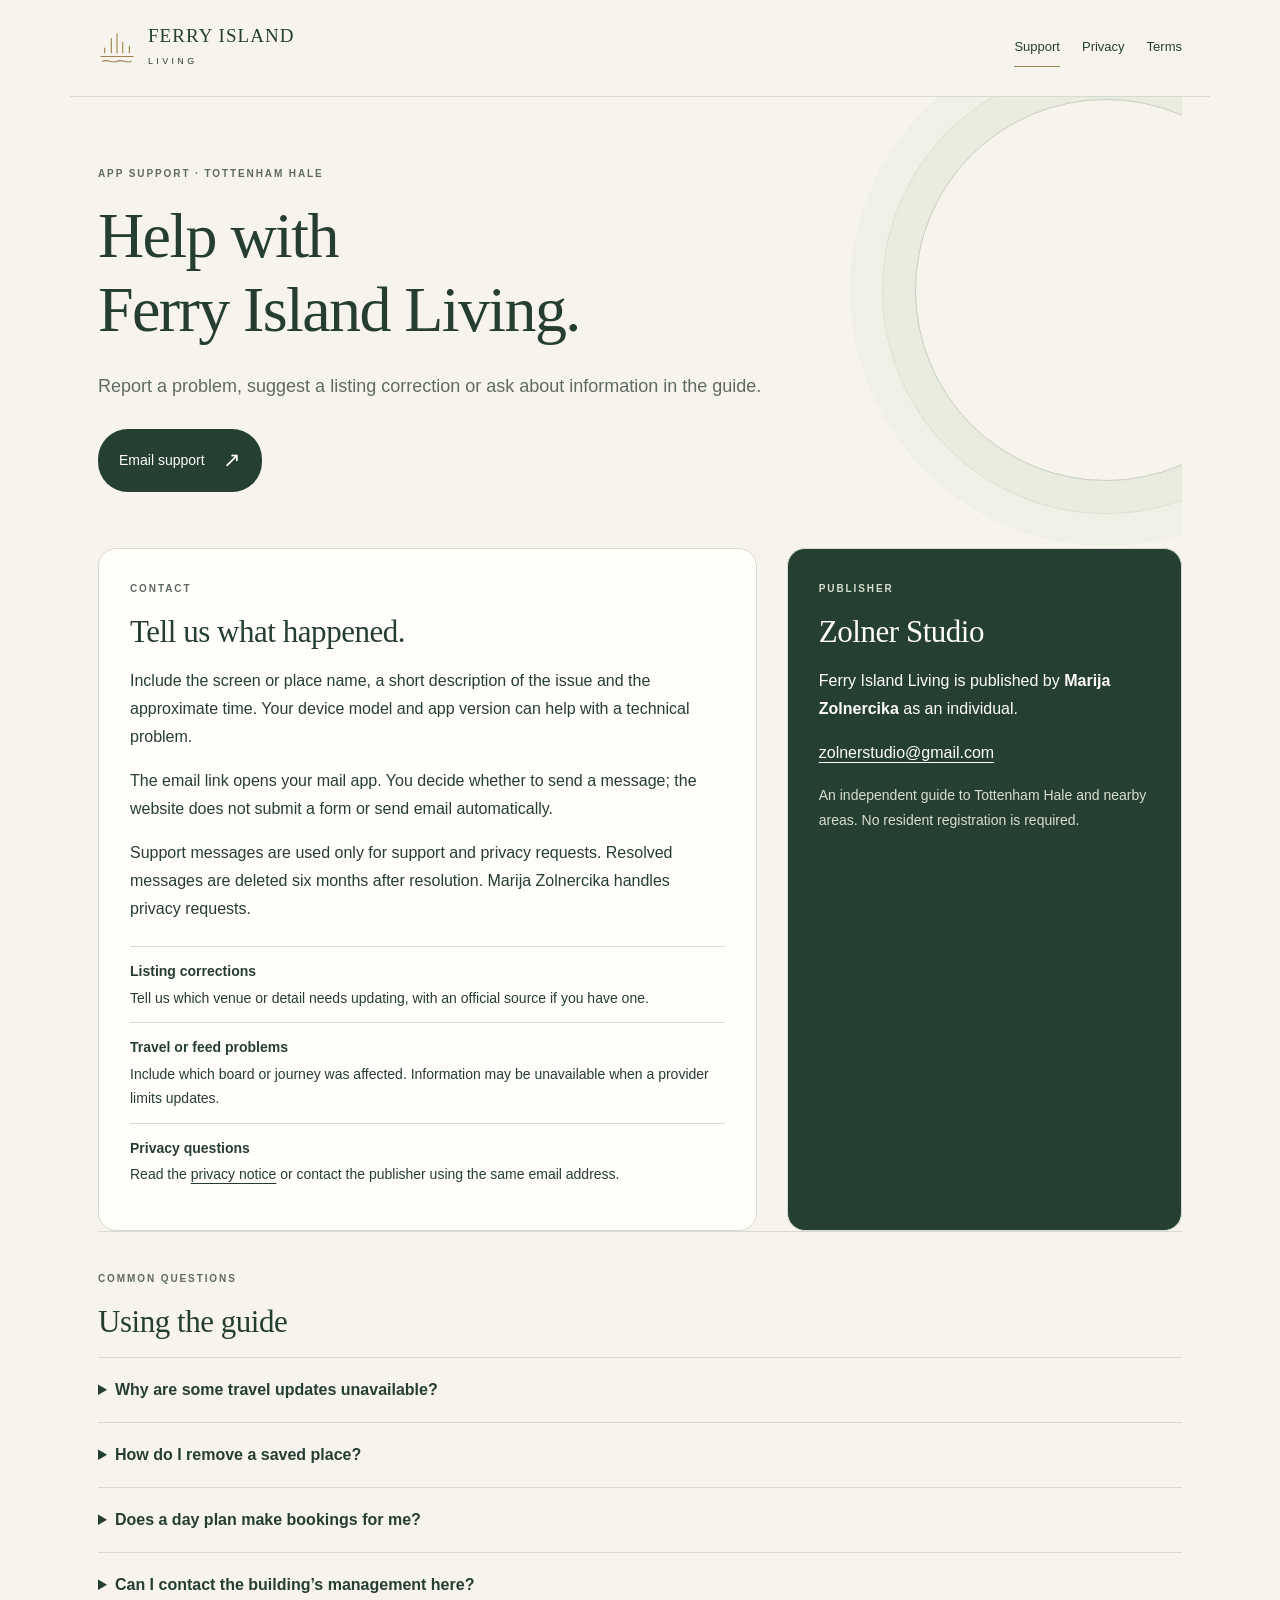
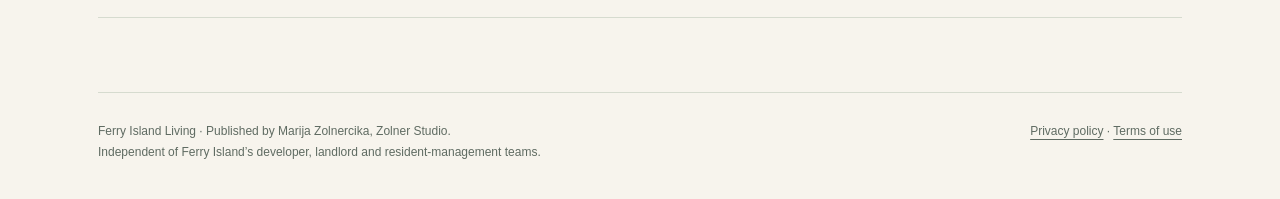
<file: index.html>
<!doctype html>
<html lang="en-GB">
<head>
  <meta charset="utf-8">
  <meta name="viewport" content="width=device-width,initial-scale=1">
  <meta name="theme-color" content="#263f33">
  <meta name="robots" content="noindex,nofollow">
  <meta name="description" content="Support for Ferry Island Living, an independent neighbourhood guide to Tottenham Hale.">
  <title>App support · Ferry Island Living</title>
  <link rel="stylesheet" href="styles.css">
</head>
<body>
  <a class="skip" href="#main">Skip to content</a>
  <header class="site-header">
    <a class="brand" href="index.html" aria-label="Ferry Island Living support">
      <svg viewBox="0 0 40 40" fill="none" aria-hidden="true"><path d="M3 29h34M7 25v-5m7 5V10m6 15V5m6 20V14m7 11v-7M5 34c5-3 10 3 15 0s10 3 15 0" stroke="currentColor" stroke-width="1.2" stroke-linecap="round"/></svg>
      <span><strong>Ferry Island</strong><small>Living</small></span>
    </a>
    <nav class="navigation" aria-label="Main navigation"><a href="index.html" aria-current="page">Support</a><a href="privacy.html">Privacy</a><a href="terms.html">Terms</a></nav>
  </header>
  <main id="main">
    <section class="hero">
      <p class="eyebrow">App support · Tottenham Hale</p>
      <h1>Help with<br>Ferry Island Living.</h1>
      <p class="lead">Report a problem, suggest a listing correction or ask about information in the guide.</p>
      <a class="button" href="mailto:zolnerstudio@gmail.com?subject=Ferry%20Island%20Living%20support">Email support <span class="arrow" aria-hidden="true">↗</span></a>
    </section>
    <section class="two-column" aria-label="Contact and support information">
      <div class="card">
        <p class="eyebrow">Contact</p>
        <h2>Tell us what happened.</h2>
        <p>Include the screen or place name, a short description of the issue and the approximate time. Your device model and app version can help with a technical problem.</p>
        <p>The email link opens your mail app. You decide whether to send a message; the website does not submit a form or send email automatically.</p><p>Support messages are used only for support and privacy requests. Resolved messages are deleted six months after resolution. Marija Zolnercika handles privacy requests.</p>
        <ul class="facts"><li><strong>Listing corrections</strong>Tell us which venue or detail needs updating, with an official source if you have one.</li><li><strong>Travel or feed problems</strong>Include which board or journey was affected. Information may be unavailable when a provider limits updates.</li><li><strong>Privacy questions</strong>Read the <a href="privacy.html">privacy notice</a> or contact the publisher using the same email address.</li></ul>
      </div>
      <aside class="card contact-card">
        <p class="eyebrow">Publisher</p><h2>Zolner Studio</h2>
        <p>Ferry Island Living is published by <strong>Marija Zolnercika</strong> as an individual.</p>
        <p><a href="mailto:zolnerstudio@gmail.com">zolnerstudio@gmail.com</a></p>
        <p class="quiet">An independent guide to Tottenham Hale and nearby areas. No resident registration is required.</p>
      </aside>
    </section>
    <section class="section">
      <p class="eyebrow">Common questions</p><h2>Using the guide</h2>
      <details><summary>Why are some travel updates unavailable?</summary><p>Transport information depends on external providers. The app labels unavailable or limited feeds and keeps scheduled rail times separate from supplied estimates. Check the operator’s official information before travelling.</p></details>
      <details><summary>How do I remove a saved place?</summary><p>Open More, then Your saved places, and tap the place’s bookmark to remove it. Saved places are stored on the device rather than in a resident account.</p></details>
      <details><summary>Does a day plan make bookings for me?</summary><p>No. A plan suggests visits, meals and routes. It does not reserve tables or tickets, confirm group capacity or guarantee admission. Follow a venue’s booking or ticket link when needed.</p></details>
      <details><summary>Can I contact the building’s management here?</summary><p>This is an independent local guide, not a building-management or emergency service. Use the contact details supplied by your property manager for building matters.</p></details>
    </section>
  </main>
  <footer class="footer"><p>Ferry Island Living · Published by Marija Zolnercika, Zolner Studio.<br>Independent of Ferry Island’s developer, landlord and resident-management teams.</p><div><a href="privacy.html">Privacy policy</a> · <a href="terms.html">Terms of use</a></div></footer>
</body>
</html>
</file>
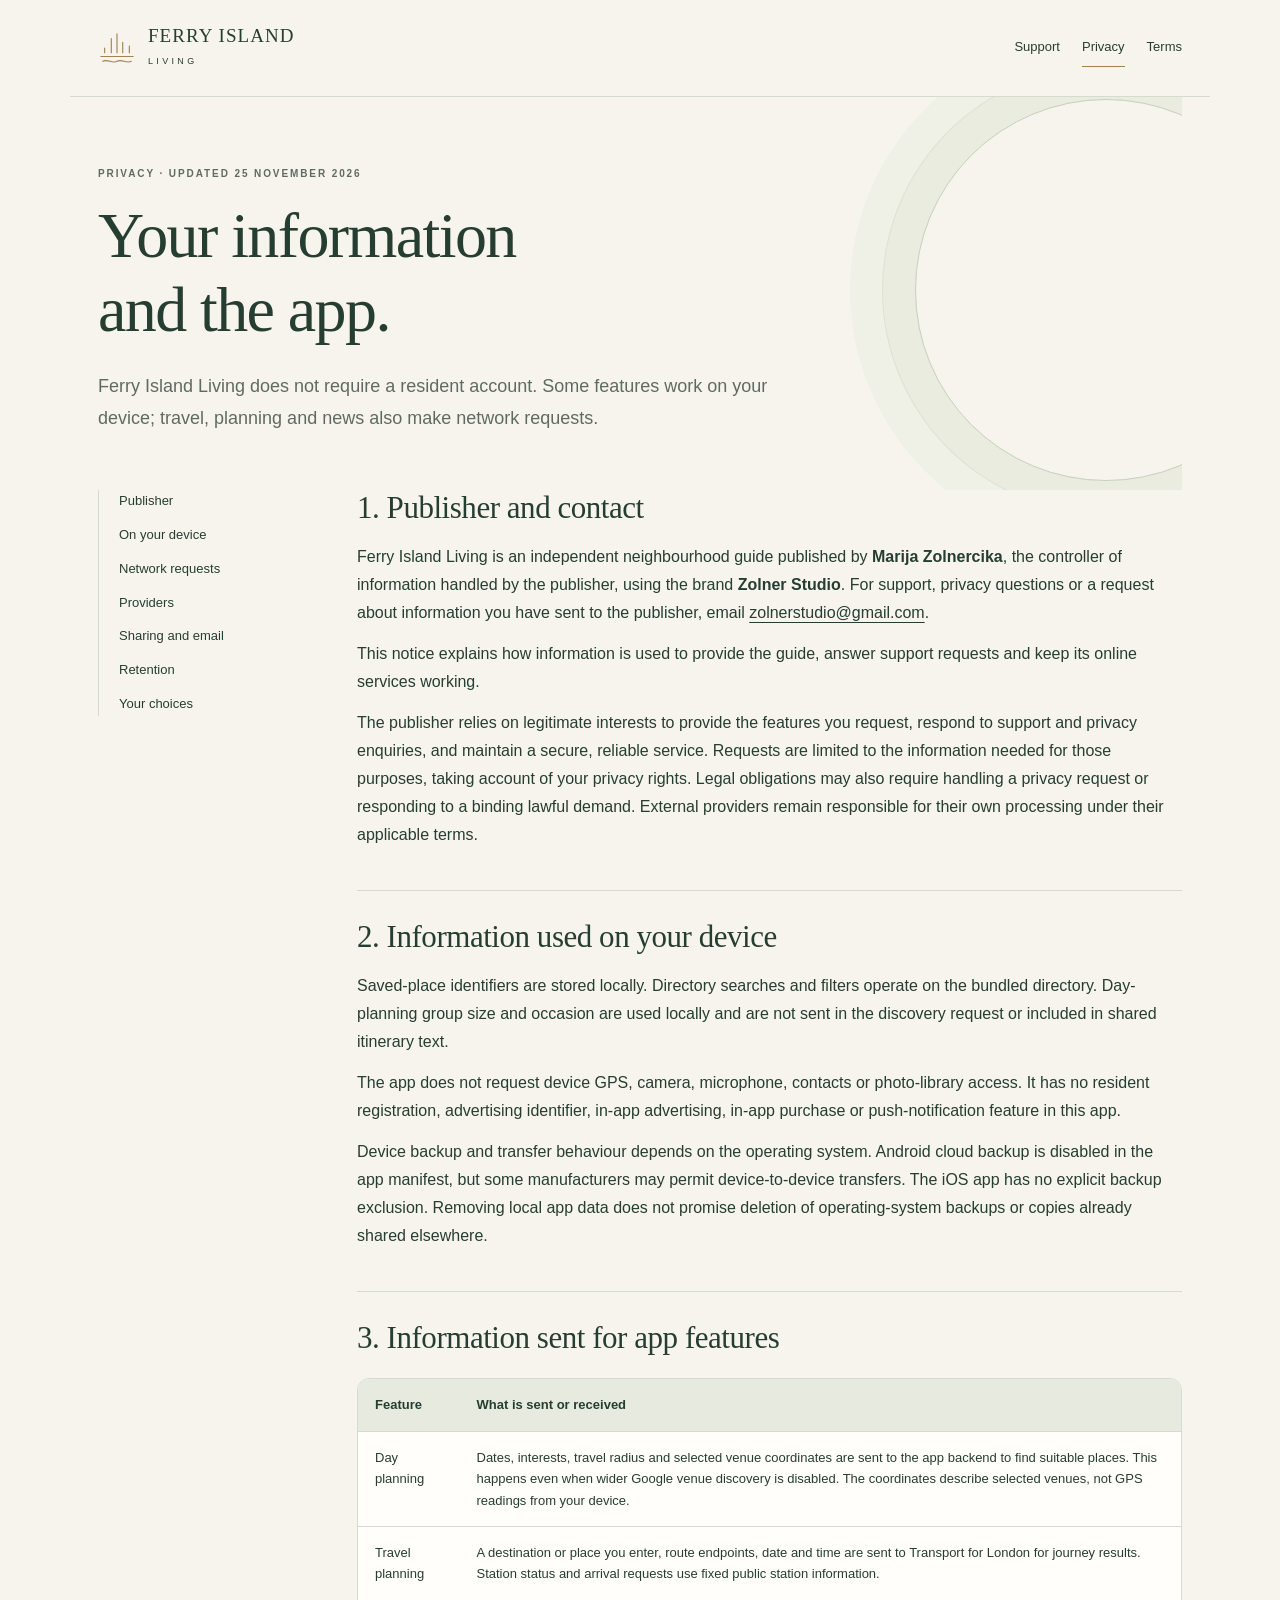
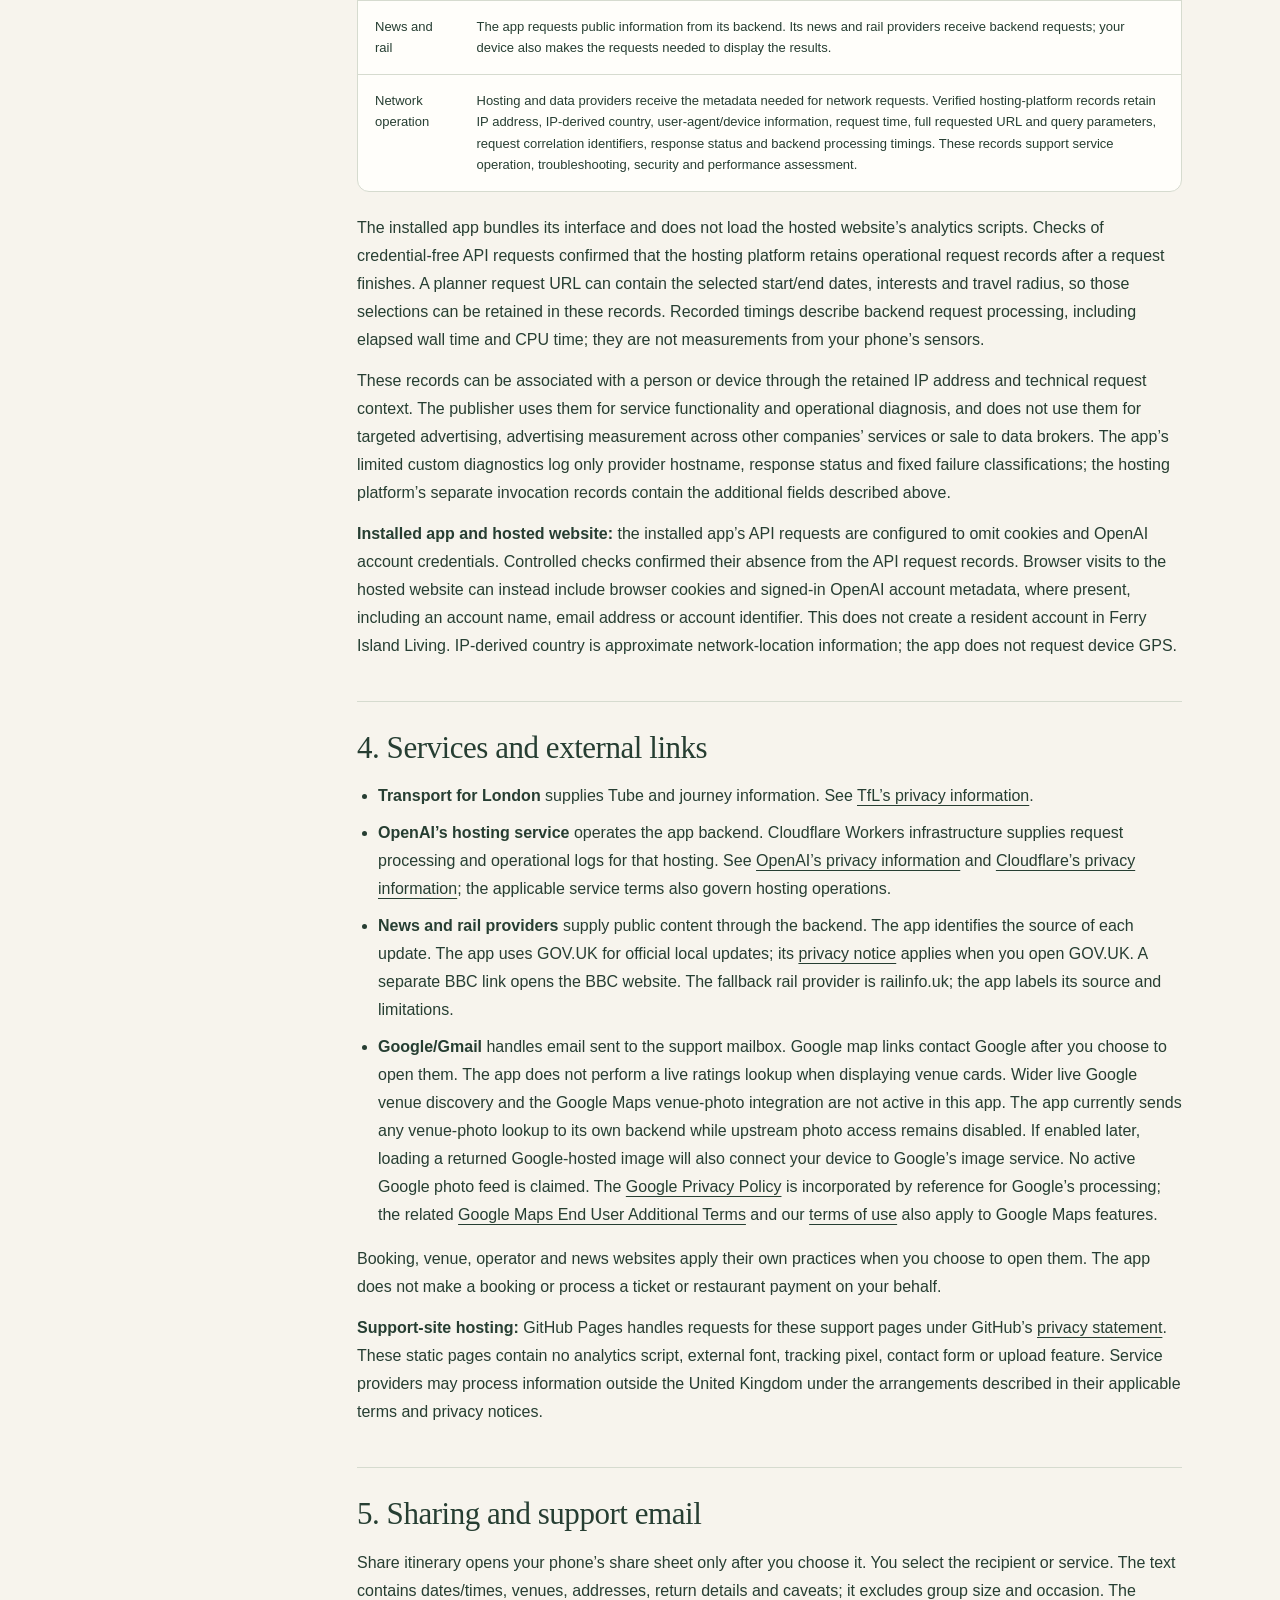
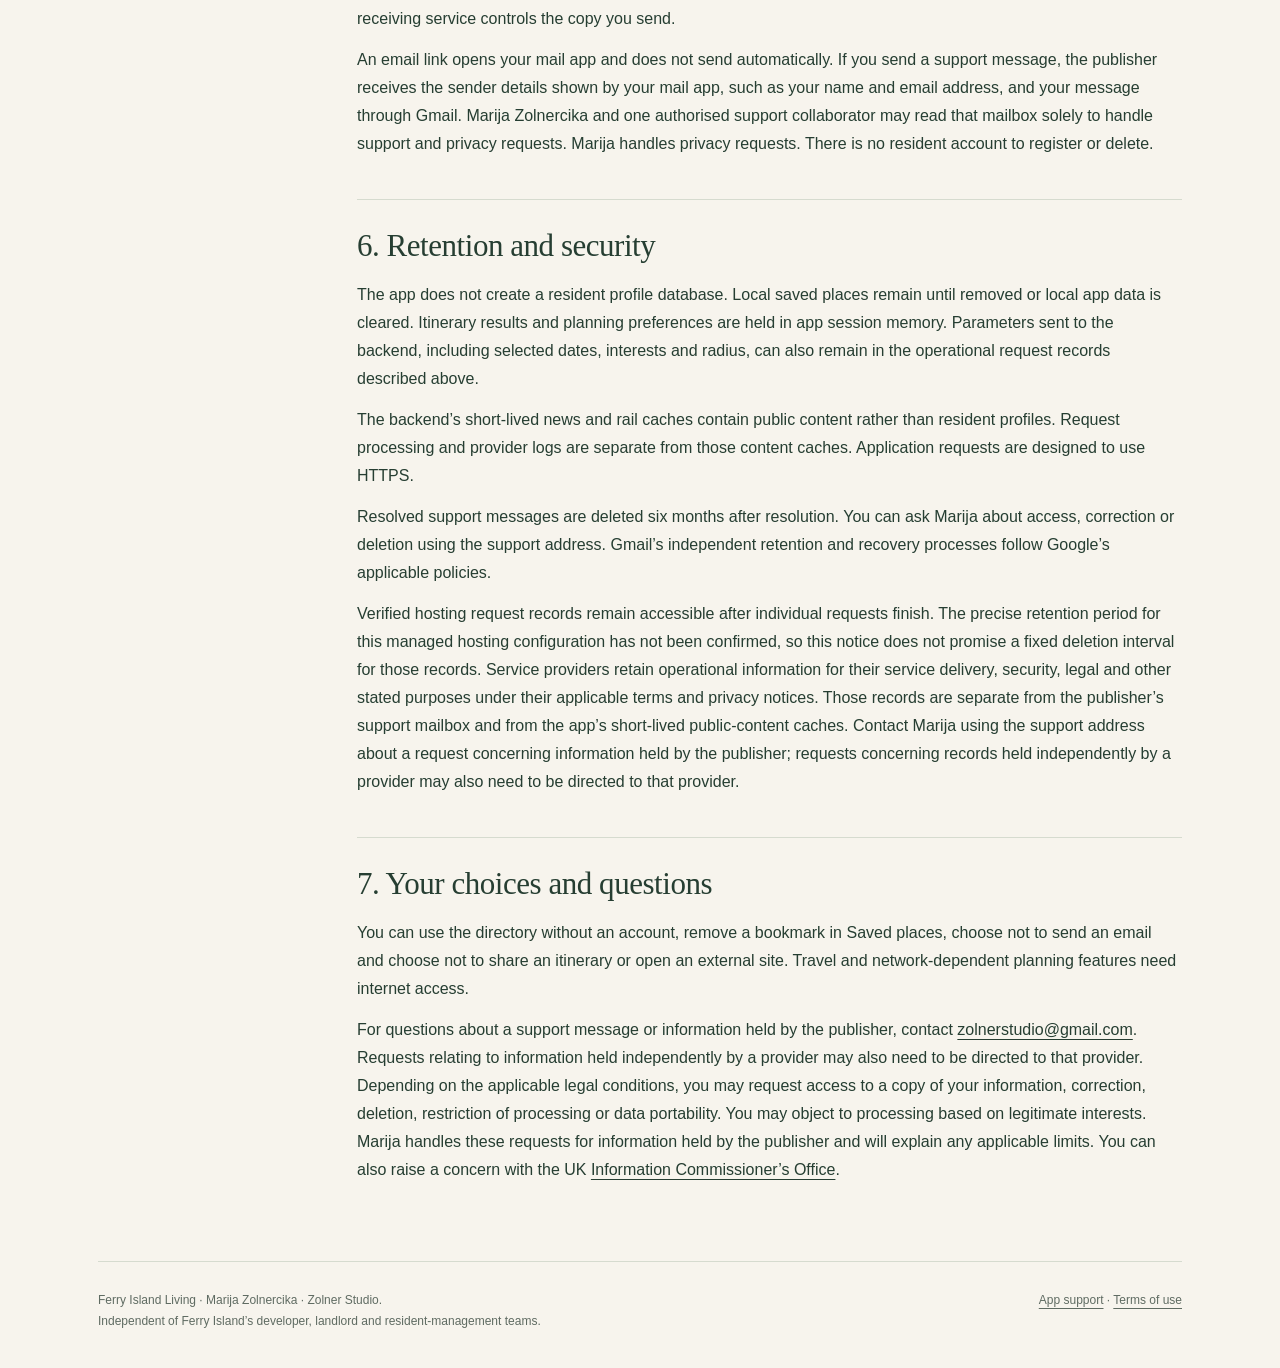
<file: privacy.html>
<!doctype html>
<html lang="en-GB">
<head>
  <meta charset="utf-8">
  <meta name="viewport" content="width=device-width,initial-scale=1">
  <meta name="theme-color" content="#263f33">
  <meta name="robots" content="noindex,nofollow">
  <meta name="description" content="Privacy information for Ferry Island Living: local storage, travel searches, service providers, sharing and support.">
  <title>Privacy policy · Ferry Island Living</title>
  <link rel="stylesheet" href="styles.css">
</head>
<body>
  <a class="skip" href="#main">Skip to content</a>
  <header class="site-header">
    <a class="brand" href="index.html" aria-label="Ferry Island Living support"><svg viewBox="0 0 40 40" fill="none" aria-hidden="true"><path d="M3 29h34M7 25v-5m7 5V10m6 15V5m6 20V14m7 11v-7M5 34c5-3 10 3 15 0s10 3 15 0" stroke="currentColor" stroke-width="1.2" stroke-linecap="round"/></svg><span><strong>Ferry Island</strong><small>Living</small></span></a>
    <nav class="navigation" aria-label="Main navigation"><a href="index.html">Support</a><a href="privacy.html" aria-current="page">Privacy</a><a href="terms.html">Terms</a></nav>
  </header>
  <main id="main">
    <section class="hero"><p class="eyebrow">Privacy · Updated 25 November 2026</p><h1>Your information<br>and the app.</h1><p class="lead">Ferry Island Living does not require a resident account. Some features work on your device; travel, planning and news also make network requests.</p></section>
    <div class="policy-layout">
      <nav class="policy-nav" aria-label="Privacy sections"><a href="#publisher">Publisher</a><a href="#device">On your device</a><a href="#requests">Network requests</a><a href="#providers">Providers</a><a href="#sharing">Sharing and email</a><a href="#retention">Retention</a><a href="#choices">Your choices</a></nav>
      <article class="policy">
        <section id="publisher"><h2>1. Publisher and contact</h2><p>Ferry Island Living is an independent neighbourhood guide published by <strong>Marija Zolnercika</strong>, the controller of information handled by the publisher, using the brand <strong>Zolner Studio</strong>. For support, privacy questions or a request about information you have sent to the publisher, email <a href="mailto:zolnerstudio@gmail.com">zolnerstudio@gmail.com</a>.</p><p>This notice explains how information is used to provide the guide, answer support requests and keep its online services working.</p><p>The publisher relies on legitimate interests to provide the features you request, respond to support and privacy enquiries, and maintain a secure, reliable service. Requests are limited to the information needed for those purposes, taking account of your privacy rights. Legal obligations may also require handling a privacy request or responding to a binding lawful demand. External providers remain responsible for their own processing under their applicable terms.</p></section>
        <section id="device"><h2>2. Information used on your device</h2><p>Saved-place identifiers are stored locally. Directory searches and filters operate on the bundled directory. Day-planning group size and occasion are used locally and are not sent in the discovery request or included in shared itinerary text.</p><p>The app does not request device GPS, camera, microphone, contacts or photo-library access. It has no resident registration, advertising identifier, in-app advertising, in-app purchase or push-notification feature in this app.</p><p>Device backup and transfer behaviour depends on the operating system. Android cloud backup is disabled in the app manifest, but some manufacturers may permit device-to-device transfers. The iOS app has no explicit backup exclusion. Removing local app data does not promise deletion of operating-system backups or copies already shared elsewhere.</p></section>
        <section id="requests"><h2>3. Information sent for app features</h2><div class="data-table"><table><thead><tr><th>Feature</th><th>What is sent or received</th></tr></thead><tbody><tr><td>Day planning</td><td>Dates, interests, travel radius and selected venue coordinates are sent to the app backend to find suitable places. This happens even when wider Google venue discovery is disabled. The coordinates describe selected venues, not GPS readings from your device.</td></tr><tr><td>Travel planning</td><td>A destination or place you enter, route endpoints, date and time are sent to Transport for London for journey results. Station status and arrival requests use fixed public station information.</td></tr><tr><td>News and rail</td><td>The app requests public information from its backend. Its news and rail providers receive backend requests; your device also makes the requests needed to display the results.</td></tr><tr><td>Network operation</td><td>Hosting and data providers receive the metadata needed for network requests. Verified hosting-platform records retain IP address, IP-derived country, user-agent/device information, request time, full requested URL and query parameters, request correlation identifiers, response status and backend processing timings. These records support service operation, troubleshooting, security and performance assessment.</td></tr></tbody></table></div><p>The installed app bundles its interface and does not load the hosted website’s analytics scripts. Checks of credential-free API requests confirmed that the hosting platform retains operational request records after a request finishes. A planner request URL can contain the selected start/end dates, interests and travel radius, so those selections can be retained in these records. Recorded timings describe backend request processing, including elapsed wall time and CPU time; they are not measurements from your phone’s sensors.</p><p>These records can be associated with a person or device through the retained IP address and technical request context. The publisher uses them for service functionality and operational diagnosis, and does not use them for targeted advertising, advertising measurement across other companies’ services or sale to data brokers. The app’s limited custom diagnostics log only provider hostname, response status and fixed failure classifications; the hosting platform’s separate invocation records contain the additional fields described above.</p><p><strong>Installed app and hosted website:</strong> the installed app’s API requests are configured to omit cookies and OpenAI account credentials. Controlled checks confirmed their absence from the API request records. Browser visits to the hosted website can instead include browser cookies and signed-in OpenAI account metadata, where present, including an account name, email address or account identifier. This does not create a resident account in Ferry Island Living. IP-derived country is approximate network-location information; the app does not request device GPS.</p></section>
        <section id="providers"><h2>4. Services and external links</h2><ul><li><strong>Transport for London</strong> supplies Tube and journey information. See <a href="https://tfl.gov.uk/corporate/privacy-and-cookies/">TfL’s privacy information</a>.</li><li><strong>OpenAI’s hosting service</strong> operates the app backend. Cloudflare Workers infrastructure supplies request processing and operational logs for that hosting. See <a href="https://openai.com/policies/eu-privacy-policy/">OpenAI’s privacy information</a> and <a href="https://www.cloudflare.com/privacypolicy/">Cloudflare’s privacy information</a>; the applicable service terms also govern hosting operations.</li><li><strong>News and rail providers</strong> supply public content through the backend. The app identifies the source of each update. The app uses GOV.UK for official local updates; its <a href="https://www.gov.uk/help/privacy-notice">privacy notice</a> applies when you open GOV.UK. A separate BBC link opens the BBC website. The fallback rail provider is railinfo.uk; the app labels its source and limitations.</li><li><strong>Google/Gmail</strong> handles email sent to the support mailbox. Google map links contact Google after you choose to open them. The app does not perform a live ratings lookup when displaying venue cards. Wider live Google venue discovery and the Google Maps venue-photo integration are not active in this app. The app currently sends any venue-photo lookup to its own backend while upstream photo access remains disabled. If enabled later, loading a returned Google-hosted image will also connect your device to Google’s image service. No active Google photo feed is claimed. The <a href="https://policies.google.com/privacy">Google Privacy Policy</a> is incorporated by reference for Google’s processing; the related <a href="https://www.google.com/help/terms_maps/">Google Maps End User Additional Terms</a> and our <a href="terms.html">terms of use</a> also apply to Google Maps features.</li></ul><p>Booking, venue, operator and news websites apply their own practices when you choose to open them. The app does not make a booking or process a ticket or restaurant payment on your behalf.</p><p><strong>Support-site hosting:</strong> GitHub Pages handles requests for these support pages under GitHub’s <a href="https://docs.github.com/en/site-policy/privacy-policies/github-general-privacy-statement">privacy statement</a>. These static pages contain no analytics script, external font, tracking pixel, contact form or upload feature. Service providers may process information outside the United Kingdom under the arrangements described in their applicable terms and privacy notices.</p></section>
        <section id="sharing"><h2>5. Sharing and support email</h2><p>Share itinerary opens your phone’s share sheet only after you choose it. You select the recipient or service. The text contains dates/times, venues, addresses, return details and caveats; it excludes group size and occasion. The receiving service controls the copy you send.</p><p>An email link opens your mail app and does not send automatically. If you send a support message, the publisher receives the sender details shown by your mail app, such as your name and email address, and your message through Gmail. Marija Zolnercika and one authorised support collaborator may read that mailbox solely to handle support and privacy requests. Marija handles privacy requests. There is no resident account to register or delete.</p></section>
        <section id="retention"><h2>6. Retention and security</h2><p>The app does not create a resident profile database. Local saved places remain until removed or local app data is cleared. Itinerary results and planning preferences are held in app session memory. Parameters sent to the backend, including selected dates, interests and radius, can also remain in the operational request records described above.</p><p>The backend’s short-lived news and rail caches contain public content rather than resident profiles. Request processing and provider logs are separate from those content caches. Application requests are designed to use HTTPS.</p><p>Resolved support messages are deleted six months after resolution. You can ask Marija about access, correction or deletion using the support address. Gmail’s independent retention and recovery processes follow Google’s applicable policies.</p><p>Verified hosting request records remain accessible after individual requests finish. The precise retention period for this managed hosting configuration has not been confirmed, so this notice does not promise a fixed deletion interval for those records. Service providers retain operational information for their service delivery, security, legal and other stated purposes under their applicable terms and privacy notices. Those records are separate from the publisher’s support mailbox and from the app’s short-lived public-content caches. Contact Marija using the support address about a request concerning information held by the publisher; requests concerning records held independently by a provider may also need to be directed to that provider.</p></section>
        <section id="choices"><h2>7. Your choices and questions</h2><p>You can use the directory without an account, remove a bookmark in Saved places, choose not to send an email and choose not to share an itinerary or open an external site. Travel and network-dependent planning features need internet access.</p><p>For questions about a support message or information held by the publisher, contact <a href="mailto:zolnerstudio@gmail.com">zolnerstudio@gmail.com</a>. Requests relating to information held independently by a provider may also need to be directed to that provider. Depending on the applicable legal conditions, you may request access to a copy of your information, correction, deletion, restriction of processing or data portability. You may object to processing based on legitimate interests. Marija handles these requests for information held by the publisher and will explain any applicable limits. You can also raise a concern with the UK <a href="https://ico.org.uk/make-a-complaint/">Information Commissioner’s Office</a>.</p></section>
      </article>
    </div>
  </main>
  <footer class="footer"><p>Ferry Island Living · Marija Zolnercika · Zolner Studio.<br>Independent of Ferry Island’s developer, landlord and resident-management teams.</p><div><a href="index.html">App support</a> · <a href="terms.html">Terms of use</a></div></footer>
</body>
</html>
</file>
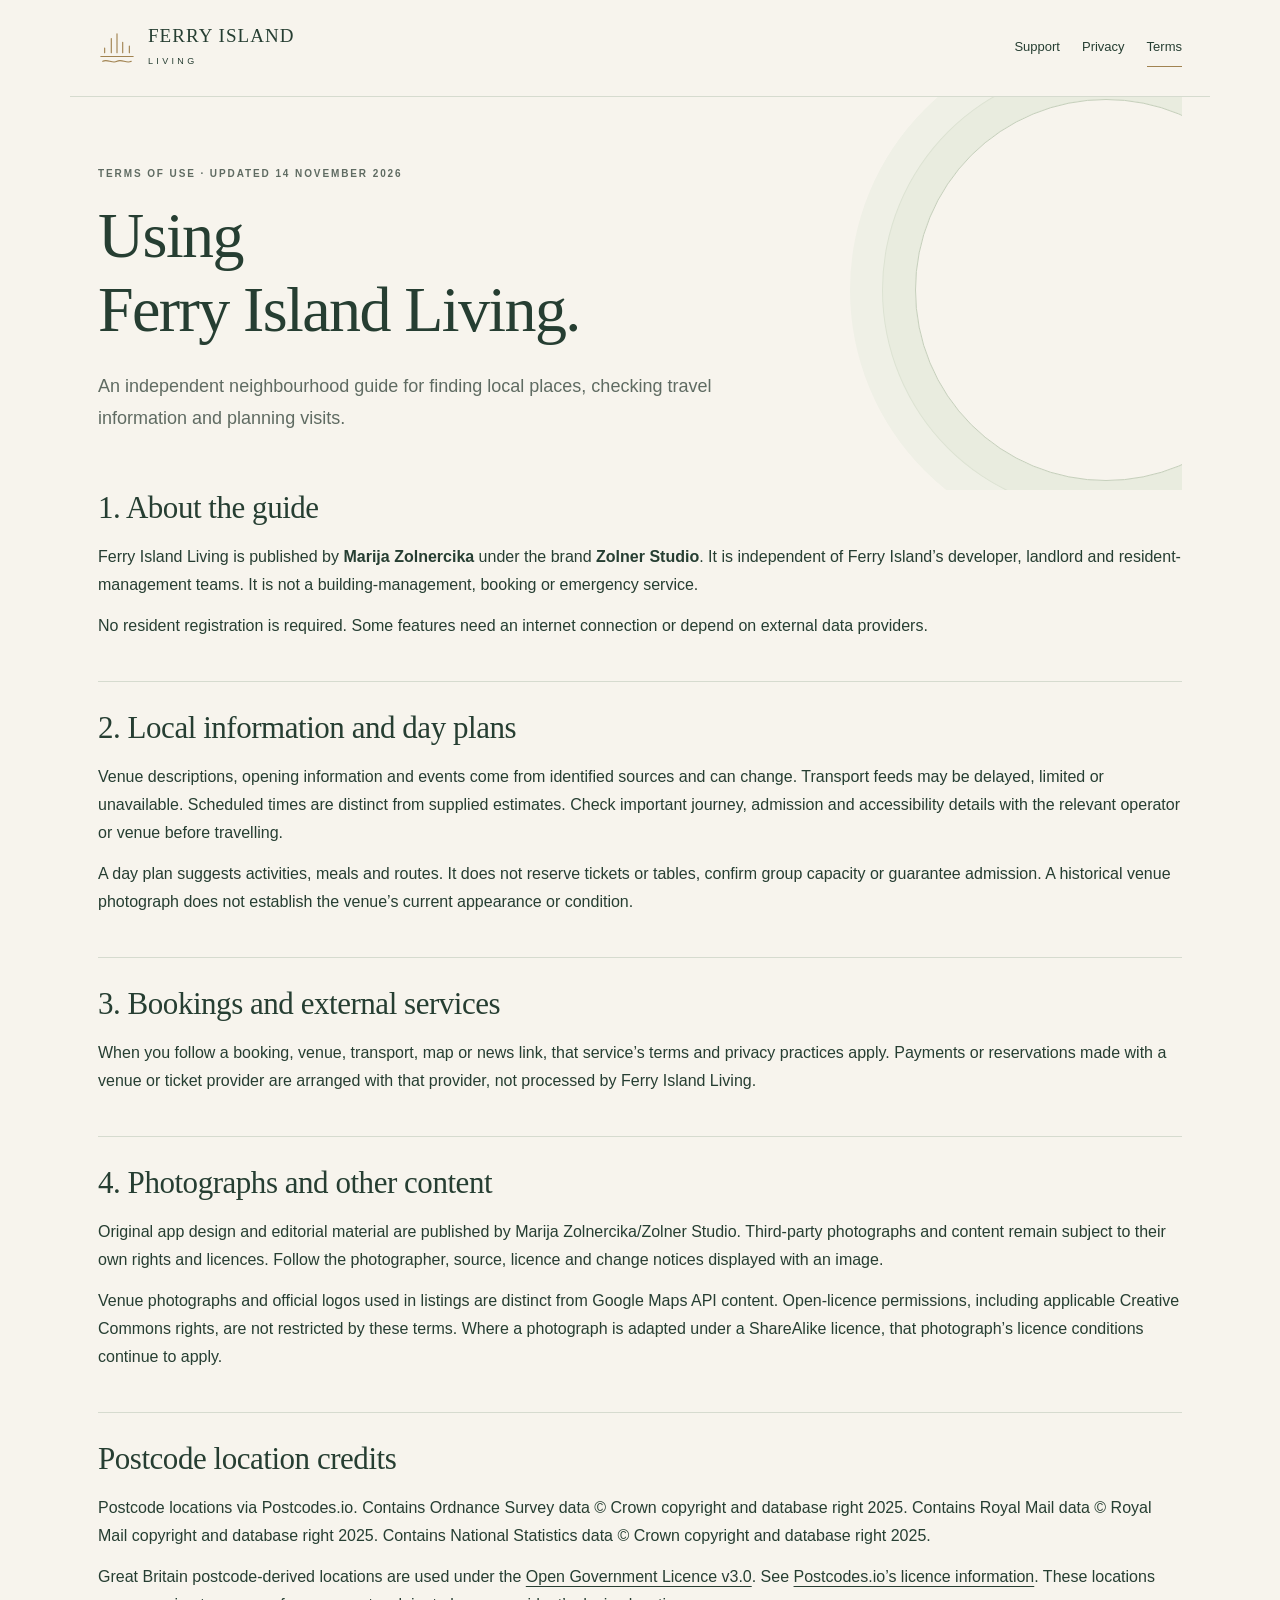
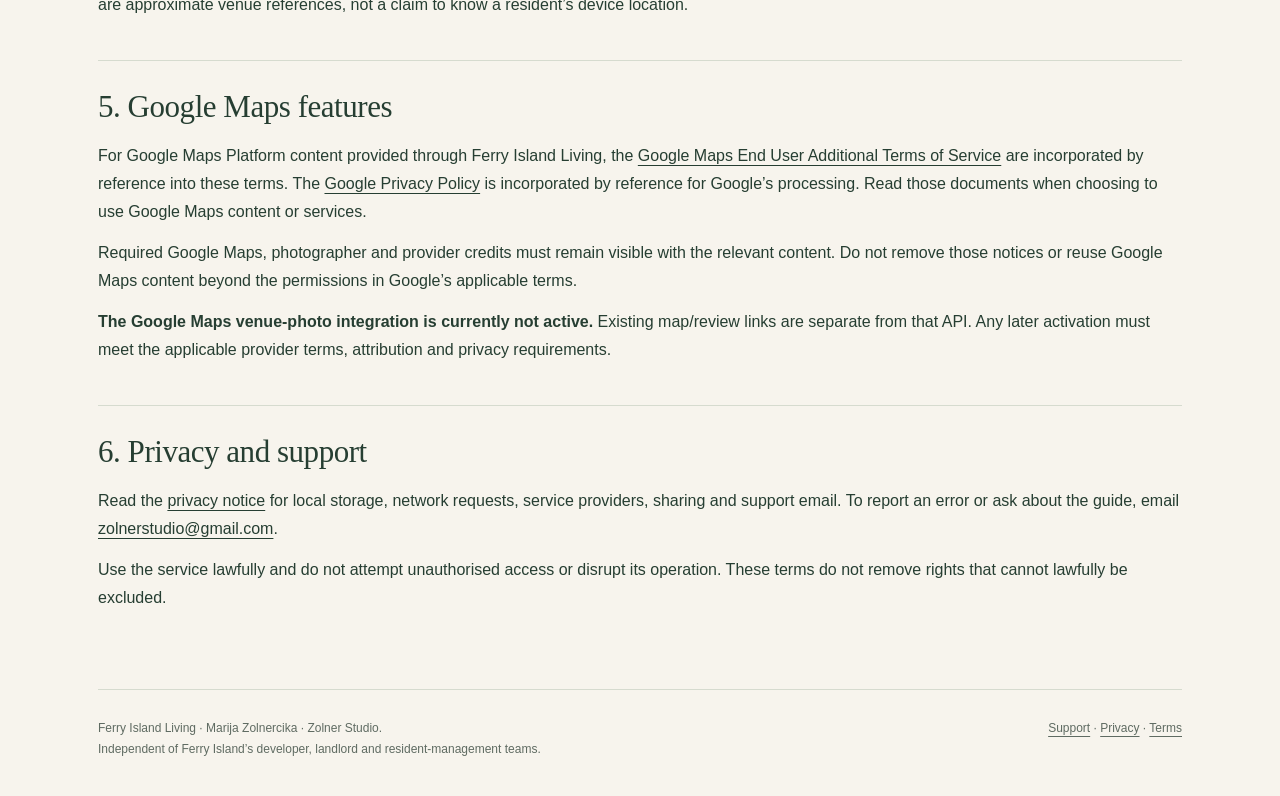
<file: terms.html>
<!doctype html>
<html lang="en-GB">
<head>
  <meta charset="utf-8">
  <meta name="viewport" content="width=device-width,initial-scale=1">
  <meta name="theme-color" content="#263f33">
  <meta name="robots" content="noindex,nofollow">
  <meta name="description" content="Terms of use for Ferry Island Living, including third-party information, photographs and Google Maps features.">
  <title>Terms of use · Ferry Island Living</title>
  <link rel="stylesheet" href="styles.css">
</head>
<body>
  <a class="skip" href="#main">Skip to content</a>
  <header class="site-header">
    <a class="brand" href="index.html" aria-label="Ferry Island Living support"><svg viewBox="0 0 40 40" fill="none" aria-hidden="true"><path d="M3 29h34M7 25v-5m7 5V10m6 15V5m6 20V14m7 11v-7M5 34c5-3 10 3 15 0s10 3 15 0" stroke="currentColor" stroke-width="1.2" stroke-linecap="round"/></svg><span><strong>Ferry Island</strong><small>Living</small></span></a>
    <nav class="navigation" aria-label="Main navigation"><a href="index.html">Support</a><a href="privacy.html">Privacy</a><a href="terms.html" aria-current="page">Terms</a></nav>
  </header>
  <main id="main">
    <section class="hero"><p class="eyebrow">Terms of use · Updated 14 November 2026</p><h1>Using<br>Ferry Island Living.</h1><p class="lead">An independent neighbourhood guide for finding local places, checking travel information and planning visits.</p></section>
    <article class="policy">
      <section><h2>1. About the guide</h2><p>Ferry Island Living is published by <strong>Marija Zolnercika</strong> under the brand <strong>Zolner Studio</strong>. It is independent of Ferry Island’s developer, landlord and resident-management teams. It is not a building-management, booking or emergency service.</p><p>No resident registration is required. Some features need an internet connection or depend on external data providers.</p></section>
      <section><h2>2. Local information and day plans</h2><p>Venue descriptions, opening information and events come from identified sources and can change. Transport feeds may be delayed, limited or unavailable. Scheduled times are distinct from supplied estimates. Check important journey, admission and accessibility details with the relevant operator or venue before travelling.</p><p>A day plan suggests activities, meals and routes. It does not reserve tickets or tables, confirm group capacity or guarantee admission. A historical venue photograph does not establish the venue’s current appearance or condition.</p></section>
      <section><h2>3. Bookings and external services</h2><p>When you follow a booking, venue, transport, map or news link, that service’s terms and privacy practices apply. Payments or reservations made with a venue or ticket provider are arranged with that provider, not processed by Ferry Island Living.</p></section>
      <section><h2>4. Photographs and other content</h2><p>Original app design and editorial material are published by Marija Zolnercika/Zolner Studio. Third-party photographs and content remain subject to their own rights and licences. Follow the photographer, source, licence and change notices displayed with an image.</p><p>Venue photographs and official logos used in listings are distinct from Google Maps API content. Open-licence permissions, including applicable Creative Commons rights, are not restricted by these terms. Where a photograph is adapted under a ShareAlike licence, that photograph’s licence conditions continue to apply.</p></section>
      <section><h2>Postcode location credits</h2><p>Postcode locations via Postcodes.io. Contains Ordnance Survey data © Crown copyright and database right 2025. Contains Royal Mail data © Royal Mail copyright and database right 2025. Contains National Statistics data © Crown copyright and database right 2025.</p><p>Great Britain postcode-derived locations are used under the <a href="https://www.nationalarchives.gov.uk/doc/open-government-licence/version/3/">Open Government Licence v3.0</a>. See <a href="https://postcodes.io/docs/licences/">Postcodes.io’s licence information</a>. These locations are approximate venue references, not a claim to know a resident’s device location.</p></section>
      <section><h2>5. Google Maps features</h2><p>For Google Maps Platform content provided through Ferry Island Living, the <a href="https://www.google.com/help/terms_maps/">Google Maps End User Additional Terms of Service</a> are incorporated by reference into these terms. The <a href="https://policies.google.com/privacy">Google Privacy Policy</a> is incorporated by reference for Google’s processing. Read those documents when choosing to use Google Maps content or services.</p><p>Required Google Maps, photographer and provider credits must remain visible with the relevant content. Do not remove those notices or reuse Google Maps content beyond the permissions in Google’s applicable terms.</p><p><strong>The Google Maps venue-photo integration is currently not active.</strong> Existing map/review links are separate from that API. Any later activation must meet the applicable provider terms, attribution and privacy requirements.</p></section>
      <section><h2>6. Privacy and support</h2><p>Read the <a href="privacy.html">privacy notice</a> for local storage, network requests, service providers, sharing and support email. To report an error or ask about the guide, email <a href="mailto:zolnerstudio@gmail.com">zolnerstudio@gmail.com</a>.</p><p>Use the service lawfully and do not attempt unauthorised access or disrupt its operation. These terms do not remove rights that cannot lawfully be excluded.</p></section>
    </article>
  </main>
  <footer class="footer"><p>Ferry Island Living · Marija Zolnercika · Zolner Studio.<br>Independent of Ferry Island’s developer, landlord and resident-management teams.</p><div><a href="index.html">Support</a> · <a href="privacy.html">Privacy</a> · <a href="terms.html" aria-current="page">Terms</a></div></footer>
</body>
</html>
</file>
<file: styles.css>
:root{--paper:#f7f4ed;--white:#fffefa;--ink:#263e32;--forest:#263f33;--sage:#e5eadf;--muted:#5f6b62;--line:#d6dbcf;--gold:#a18351;--radius:18px}*{box-sizing:border-box}html{scroll-behavior:smooth}body{margin:0;background:var(--paper);color:var(--ink);font:16px/1.75 -apple-system,BlinkMacSystemFont,"Segoe UI",sans-serif;-webkit-font-smoothing:antialiased}a{color:inherit;text-underline-offset:4px}a:hover{color:#517049}a:focus-visible,summary:focus-visible{outline:3px solid var(--gold);outline-offset:5px}.skip{position:absolute;top:-100px;left:16px;padding:10px 16px;background:var(--white);z-index:4}.skip:focus{top:12px}.site-header{max-width:1140px;margin:auto;padding:26px 28px;display:flex;align-items:center;justify-content:space-between;gap:24px;border-bottom:1px solid var(--line)}.brand{display:flex;align-items:center;gap:12px;text-decoration:none}.brand svg{width:38px;height:38px;flex:none;color:var(--gold)}.brand strong{display:block;font:19px/1.1 Georgia,"Times New Roman",serif;letter-spacing:.055em;text-transform:uppercase}.brand small{display:block;margin-top:7px;font-size:9px;letter-spacing:.37em;text-transform:uppercase}.navigation{display:flex;gap:22px;font-size:13px}.navigation a{text-decoration:none;padding:7px 0;border-bottom:1px solid transparent}.navigation [aria-current=page]{border-color:var(--gold)}.review-banner{max-width:1084px;margin:20px auto 0;padding:10px 17px;background:#eee9dc;border:1px solid #d8cba9;border-radius:8px;font-size:12px;color:#655736}.review-banner strong{font-weight:650}main{max-width:1084px;margin:auto}.hero{padding:68px 0 56px;position:relative;overflow:hidden}.hero::after{content:"";position:absolute;width:380px;height:380px;border:1px solid #c6d0bc;border-radius:50%;right:-115px;top:2px;z-index:-1;box-shadow:0 0 0 32px #e9ecdf,0 0 0 33px #dce2d2,0 0 0 65px #eff0e6}.eyebrow{margin:0 0 17px;color:var(--muted);font-size:10px;letter-spacing:.19em;text-transform:uppercase;font-weight:650}h1,h2,h3{font-family:Georgia,"Times New Roman",serif;font-weight:400;line-height:1.16}h1{font-size:clamp(39px,6vw,64px);max-width:790px;margin:0 0 22px;letter-spacing:-.025em}h2{font-size:31px;letter-spacing:-.015em;margin:0 0 17px}h3{font-size:24px;margin:0 0 12px}.lead{max-width:680px;margin:0;color:var(--muted);font-size:18px;line-height:1.8}.button{display:inline-flex;align-items:center;gap:18px;margin-top:27px;padding:13px 21px;background:var(--forest);color:var(--white);border-radius:30px;text-decoration:none;font-size:14px}.button:hover{background:#3c5745;color:white}.arrow{font-size:21px}.two-column{display:grid;grid-template-columns:minmax(0,1.25fr) minmax(250px,.75fr);gap:30px}.card{background:var(--white);border:1px solid var(--line);border-radius:var(--radius);padding:31px}.card p:last-child{margin-bottom:0}.contact-card{background:var(--forest);color:var(--white)}.contact-card .eyebrow,.contact-card .quiet{color:#d7dfce}.contact-card a{overflow-wrap:anywhere}.contact-card .button{border:1px solid #86967a}.contact-card a:hover{color:#e0d4ae}.section{padding:38px 0;border-top:1px solid var(--line)}.section>p{max-width:820px}.quiet{font-size:14px;color:var(--muted)}.facts{padding:0;margin:23px 0 0;list-style:none}.facts li{padding:12px 0;border-top:1px solid var(--line);font-size:14px}.facts strong{display:block;color:var(--ink);margin-bottom:2px}.contact-card .facts strong{color:var(--white)}details{border-top:1px solid var(--line);padding:18px 0}details:last-child{border-bottom:1px solid var(--line)}summary{cursor:pointer;font-weight:600;padding-right:16px}details p{max-width:780px;color:var(--muted);margin:15px 0 2px}.footer{max-width:1084px;margin:36px auto 0;padding:28px 0 36px;border-top:1px solid var(--line);display:flex;justify-content:space-between;gap:25px;font-size:12px;color:var(--muted)}.footer p{margin:0;max-width:650px}.footer a{white-space:nowrap}.policy-layout{display:grid;grid-template-columns:205px minmax(0,1fr);gap:54px;align-items:start}.policy-nav{position:sticky;top:25px;display:flex;flex-direction:column;gap:11px;font-size:13px;border-left:1px solid var(--line);padding-left:20px}.policy-nav a{text-decoration:none}.policy section{border-top:1px solid var(--line);padding:28px 0;scroll-margin-top:20px}.policy section:first-child{border-top:0;padding-top:0}.policy p{margin:13px 0}.policy ul{padding-left:21px}.policy li{margin:9px 0}.policy strong{font-weight:650}.notice{background:var(--sage);border-left:3px solid #82916e;padding:17px 21px;border-radius:0 9px 9px 0;font-size:14px}.notice p{margin:0}.data-table{overflow-x:auto;border:1px solid var(--line);border-radius:12px;margin:22px 0;background:var(--white)}table{border-collapse:collapse;min-width:600px;width:100%;font-size:13px;line-height:1.65}th,td{padding:15px 17px;text-align:left;vertical-align:top;border-bottom:1px solid var(--line)}th{background:#e7ebdf;font-weight:600}tr:last-child td{border-bottom:0}.status{display:inline-block;font-size:11px;padding:4px 10px;border:1px solid #aebca0;border-radius:20px;background:#edf0e6}.owner-main{padding-top:40px}.owner-main .section{padding:30px 0}.owner-main h1{font-size:48px}.owner-main p{max-width:900px}.owner-main code{font:12px/1.5 ui-monospace,Consolas,monospace;background:#e8ecdf;padding:2px 5px;overflow-wrap:anywhere}.checklist{padding-left:22px}.checklist li{margin:12px 0}.source-links{display:flex;gap:20px;flex-wrap:wrap;font-size:13px}.print-only{display:none}@media(max-width:1160px){main,.footer,.review-banner{margin-left:28px;margin-right:28px}.site-header{margin:0 28px;padding-left:0;padding-right:0}}@media(max-width:720px){body{font-size:15px}.site-header{margin:0 20px;padding:22px 0;align-items:flex-start}.brand{gap:9px}.brand strong{font-size:15px}.brand small{font-size:8px;letter-spacing:.26em}.brand svg{width:31px;height:31px}.navigation{gap:15px;font-size:12px}main,.footer,.review-banner{margin-left:20px;margin-right:20px}.hero{padding:45px 0 38px}.hero::after{right:-235px}.lead{font-size:16px}.two-column{grid-template-columns:1fr;gap:18px}.card{padding:25px}.section{padding:30px 0}.footer{display:block}.footer>div{margin-top:18px}.policy-layout{grid-template-columns:1fr;gap:28px}.policy-nav{position:static;flex-direction:row;flex-wrap:wrap;gap:10px 20px;padding:15px 0;border-left:0;border-top:1px solid var(--line);border-bottom:1px solid var(--line)}h2{font-size:27px}h3{font-size:23px}.owner-main h1{font-size:37px}}@media(prefers-reduced-motion:reduce){html{scroll-behavior:auto}}@media print{body{background:white}.navigation,.skip,.button,.policy-nav{display:none}.site-header,main,.footer,.review-banner{margin:0}.hero{padding:28px 0}.hero::after{display:none}.policy-layout,.two-column{display:block}.card{margin-bottom:18px}.section,section{break-inside:avoid}.footer{display:block}.print-only{display:block}}
:where(.policy,.card){min-width:0}.site-header{flex-wrap:wrap}
@media(max-width:720px){.policy table{min-width:0}.policy th:first-child,.policy td:first-child{width:30%}.policy th,.policy td{padding:12px}}
</file>
